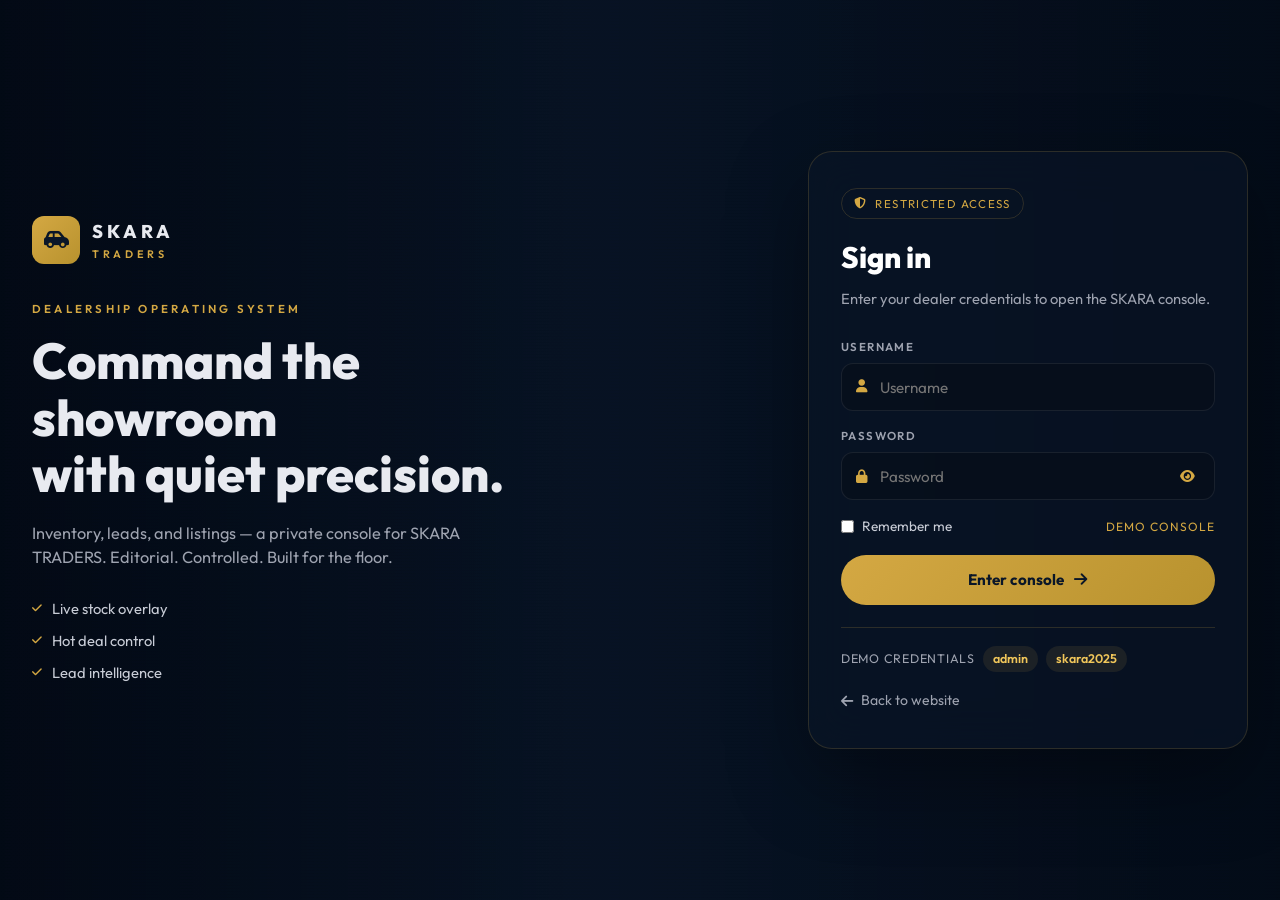
<file: admin-login.html>
<!DOCTYPE html>
<html lang="en">
<head>
    <meta charset="UTF-8">
    <meta name="viewport" content="width=device-width, initial-scale=1.0">
    <meta name="description" content="SKARA TRADERS Dealership OS — secure admin access">
    <title>Admin Login | SKARA TRADERS</title>
    <link rel="preconnect" href="https://fonts.googleapis.com">
    <link href="https://fonts.googleapis.com/css2?family=Outfit:wght@300;400;500;600;700;800;900&display=swap" rel="stylesheet">
    <link rel="stylesheet" href="https://cdnjs.cloudflare.com/ajax/libs/font-awesome/6.5.1/css/all.min.css">
    <link rel="stylesheet" href="admin.css">
</head>
<body class="login-body">
    <div class="login-atmosphere" aria-hidden="true"></div>
    <div class="login-grain" aria-hidden="true"></div>

    <div class="login-shell">
        <aside class="login-brand">
            <a href="index.html" class="login-wordmark">
                <span class="login-mark"><i class="fas fa-car-side"></i></span>
                <span>
                    <strong>SKARA</strong>
                    <em>TRADERS</em>
                </span>
            </a>
            <p class="login-kicker">Dealership Operating System</p>
            <h1>Command the showroom<br>with quiet precision.</h1>
            <p class="login-copy">Inventory, leads, and listings — a private console for SKARA TRADERS. Editorial. Controlled. Built for the floor.</p>
            <ul class="login-points">
                <li><i class="fas fa-check"></i> Live stock overlay</li>
                <li><i class="fas fa-check"></i> Hot deal control</li>
                <li><i class="fas fa-check"></i> Lead intelligence</li>
            </ul>
        </aside>

        <main class="login-main">
            <form class="login-card" id="adminLoginForm" autocomplete="on">
                <div class="login-card-head">
                    <span class="login-chip"><i class="fas fa-shield-halved"></i> Restricted access</span>
                    <h2>Sign in</h2>
                    <p>Enter your dealer credentials to open the SKARA console.</p>
                </div>

                <label class="login-field">
                    <span>Username</span>
                    <div class="login-input">
                        <i class="fas fa-user"></i>
                        <input type="text" id="adminUser" name="username" placeholder="Username" required>
                    </div>
                </label>

                <label class="login-field">
                    <span>Password</span>
                    <div class="login-input">
                        <i class="fas fa-lock"></i>
                        <input type="password" id="adminPass" name="password" placeholder="Password" required>
                        <button type="button" class="login-eye" id="togglePass" aria-label="Show password"><i class="fas fa-eye"></i></button>
                    </div>
                </label>

                <div class="login-row">
                    <label class="login-remember">
                        <input type="checkbox" id="adminRemember">
                        <span>Remember me</span>
                    </label>
                    <span class="login-hint-inline">Demo console</span>
                </div>

                <p class="login-error" id="loginError" hidden>Those credentials don’t match this showroom.</p>

                <button type="submit" class="login-cta" id="loginSubmit">
                    <span>Enter console</span>
                    <i class="fas fa-arrow-right"></i>
                </button>

                <div class="login-demo">
                    <span>Demo credentials</span>
                    <code>admin</code>
                    <code>skara2025</code>
                </div>

                <a href="index.html" class="login-back"><i class="fas fa-arrow-left"></i> Back to website</a>
            </form>
        </main>
    </div>

    <script src="admin.js"></script>
</body>
</html>
</file>
<file: admin.css>
/* ============================================
   SKARA TRADERS — Dealership OS
   Admin login + console
   ============================================ */

:root {
    --navy: #0a1628;
    --navy-light: #111d35;
    --navy-mid: #162040;
    --gold: #d4a843;
    --gold-light: #f0c65a;
    --gold-dark: #b8922e;
    --white: #ffffff;
    --gray-200: #c8ccd6;
    --gray-300: #9ea3b0;
    --gray-600: #4a5068;
    --accent-red: #e74c3c;
    --accent-green: #2ecc71;
    --font: 'Outfit', sans-serif;
    --sidebar: 260px;
    --hairline: rgba(212, 168, 67, 0.18);
    --glass: rgba(17, 29, 53, 0.72);
}

*, *::before, *::after { box-sizing: border-box; margin: 0; padding: 0; }
html, body { min-height: 100%; }
body {
    font-family: var(--font);
    color: var(--white);
    background: var(--navy);
    line-height: 1.5;
}
button, input, select, textarea { font-family: inherit; }
a { color: inherit; text-decoration: none; }
img { max-width: 100%; display: block; }
button { border: none; cursor: pointer; background: none; color: inherit; }

/* ---------- Login ---------- */
.login-body {
    min-height: 100vh;
    overflow: hidden;
    position: relative;
}
.login-atmosphere {
    position: fixed;
    inset: 0;
    background:
        linear-gradient(90deg, rgba(7, 14, 26, 0.92) 0%, rgba(10, 22, 40, 0.55) 48%, rgba(7, 14, 26, 0.78) 100%),
        url('https://images.pexels.com/photos/17632052/pexels-photo-17632052.jpeg?auto=compress&cs=tinysrgb&fit=crop&h=900&w=1600') center/cover no-repeat;
    transform: scale(1.04);
    filter: saturate(0.85) contrast(1.05);
}
.login-grain {
    position: fixed;
    inset: 0;
    pointer-events: none;
    opacity: 0.07;
    background-image: repeating-linear-gradient(0deg, transparent, transparent 2px, #000 3px);
}
.login-shell {
    position: relative;
    z-index: 2;
    min-height: 100vh;
    display: grid;
    grid-template-columns: 1.05fr 0.95fr;
    max-width: 1280px;
    margin: 0 auto;
    padding: 40px 32px;
    align-items: center;
    gap: 48px;
}
.login-brand { color: #e8eaf0; max-width: 520px; }
.login-wordmark {
    display: inline-flex;
    align-items: center;
    gap: 12px;
    margin-bottom: 36px;
}
.login-mark,
.admin-brand-mark {
    width: 48px; height: 48px;
    border-radius: 12px;
    display: grid; place-items: center;
    background: linear-gradient(135deg, var(--gold), var(--gold-dark));
    color: var(--navy);
    font-size: 1.25rem;
}
.login-wordmark strong, .admin-brand strong {
    display: block;
    letter-spacing: 0.22em;
    font-size: 1.15rem;
    font-weight: 800;
}
.login-wordmark em, .admin-brand em {
    display: block;
    font-style: normal;
    font-size: 0.68rem;
    letter-spacing: 0.34em;
    color: var(--gold);
    font-weight: 600;
}
.login-kicker {
    font-size: 0.72rem;
    letter-spacing: 0.28em;
    text-transform: uppercase;
    color: var(--gold);
    font-weight: 600;
    margin-bottom: 16px;
}
.login-brand h1 {
    font-size: clamp(2rem, 4vw, 3.15rem);
    font-weight: 800;
    line-height: 1.12;
    margin-bottom: 18px;
}
.login-copy {
    color: var(--gray-300);
    font-size: 1.02rem;
    max-width: 440px;
    margin-bottom: 28px;
}
.login-points { list-style: none; display: grid; gap: 10px; }
.login-points li {
    display: flex; align-items: center; gap: 10px;
    color: var(--gray-200);
    font-size: 0.92rem;
}
.login-points i { color: var(--gold); font-size: 0.7rem; }

.login-main { display: flex; justify-content: flex-end; }
.login-card {
    width: min(440px, 100%);
    padding: 36px 32px;
    border-radius: 24px;
    background: rgba(10, 22, 40, 0.62);
    border: 1px solid var(--hairline);
    backdrop-filter: blur(22px);
    -webkit-backdrop-filter: blur(22px);
    box-shadow: 0 30px 80px rgba(0,0,0,0.35);
}
.login-card.is-shake { animation: skara-shake 0.45s ease; }
@keyframes skara-shake {
    0%, 100% { transform: translateX(0); }
    20%, 60% { transform: translateX(-8px); }
    40%, 80% { transform: translateX(8px); }
}
.login-card-head { margin-bottom: 28px; }
.login-chip {
    display: inline-flex;
    align-items: center;
    gap: 8px;
    font-size: 0.72rem;
    letter-spacing: 0.12em;
    text-transform: uppercase;
    color: var(--gold);
    border: 1px solid var(--hairline);
    padding: 6px 12px;
    border-radius: 999px;
    margin-bottom: 16px;
}
.login-card-head h2, .placeholder-panel h2, .settings-panel h2 {
    font-size: 1.85rem;
    font-weight: 800;
    margin-bottom: 8px;
}
.login-card-head p, .placeholder-panel > p:not(.login-chip) {
    color: var(--gray-300);
    font-size: 0.92rem;
}
.login-field { display: grid; gap: 8px; margin-bottom: 16px; }
.login-field > span {
    font-size: 0.72rem;
    letter-spacing: 0.12em;
    text-transform: uppercase;
    color: var(--gray-300);
    font-weight: 600;
}
.login-input {
    display: flex;
    align-items: center;
    gap: 10px;
    background: rgba(7, 14, 26, 0.65);
    border: 1px solid rgba(255,255,255,0.08);
    border-radius: 12px;
    padding: 0 14px;
    min-height: 48px;
    transition: border-color 0.2s ease;
}
.login-input:focus-within { border-color: var(--gold); }
.login-input i { color: var(--gold); font-size: 0.82rem; width: 14px; }
.login-input input, .login-input select {
    flex: 1;
    background: none;
    border: none;
    outline: none;
    color: var(--white);
    font-size: 0.95rem;
    min-height: 46px;
}
.login-input select option { background: var(--navy); }
.login-eye {
    color: var(--gray-300);
    padding: 6px;
}
.login-eye:hover { color: var(--gold); }
.login-row {
    display: flex;
    justify-content: space-between;
    align-items: center;
    margin: 6px 0 18px;
    font-size: 0.85rem;
}
.login-remember { display: flex; align-items: center; gap: 8px; color: var(--gray-200); cursor: pointer; }
.login-remember input { accent-color: var(--gold); }
.login-hint-inline { color: var(--gold); font-size: 0.75rem; letter-spacing: 0.08em; text-transform: uppercase; }
.login-error {
    color: #ffb4ae;
    background: rgba(231, 76, 60, 0.12);
    border: 1px solid rgba(231, 76, 60, 0.3);
    border-radius: 10px;
    padding: 10px 12px;
    font-size: 0.85rem;
    margin-bottom: 14px;
}
.login-cta, .admin-gold-btn {
    width: 100%;
    display: inline-flex;
    align-items: center;
    justify-content: center;
    gap: 10px;
    min-height: 50px;
    border-radius: 999px;
    background: linear-gradient(135deg, var(--gold), var(--gold-dark));
    color: var(--navy);
    font-weight: 700;
    font-size: 0.95rem;
    transition: transform 0.2s ease, box-shadow 0.2s ease;
}
.login-cta:hover, .admin-gold-btn:hover {
    transform: translateY(-1px);
    box-shadow: 0 10px 28px rgba(212, 168, 67, 0.28);
}
.admin-gold-btn { width: auto; padding: 0 20px; font-size: 0.85rem; }
.login-demo {
    margin-top: 22px;
    padding-top: 18px;
    border-top: 1px solid var(--hairline);
    display: flex;
    flex-wrap: wrap;
    align-items: center;
    gap: 8px;
    color: var(--gray-300);
    font-size: 0.78rem;
    letter-spacing: 0.06em;
    text-transform: uppercase;
}
.login-demo code {
    background: rgba(212, 168, 67, 0.1);
    color: var(--gold-light);
    padding: 4px 10px;
    border-radius: 999px;
    letter-spacing: 0;
    text-transform: none;
    font-family: var(--font);
    font-weight: 600;
}
.login-back {
    display: inline-flex;
    align-items: center;
    gap: 8px;
    margin-top: 18px;
    color: var(--gray-300);
    font-size: 0.88rem;
}
.login-back:hover { color: var(--gold); }

/* ---------- Console layout ---------- */
.admin-body {
    display: flex;
    min-height: 100vh;
    background:
        radial-gradient(1200px 500px at 80% -10%, rgba(212, 168, 67, 0.08), transparent 50%),
        #070e1a;
}
.admin-sidebar {
    position: fixed;
    inset: 0 auto 0 0;
    width: var(--sidebar);
    background: linear-gradient(180deg, #0c1a30 0%, #08101c 100%);
    border-right: 1px solid var(--hairline);
    display: flex;
    flex-direction: column;
    z-index: 40;
    padding: 22px 14px;
}
.admin-brand {
    display: flex;
    align-items: center;
    gap: 12px;
    padding: 6px 8px 22px;
    border-bottom: 1px solid var(--hairline);
    margin-bottom: 18px;
}
.admin-nav { display: grid; gap: 4px; flex: 1; }
.admin-nav-label, .admin-eyebrow, .panel-head p, .vehicle-drawer header p {
    font-size: 0.68rem;
    letter-spacing: 0.2em;
    text-transform: uppercase;
    color: var(--gold);
    font-weight: 600;
    padding: 0 10px 8px;
}
.admin-nav-item {
    display: flex;
    align-items: center;
    gap: 12px;
    text-align: left;
    padding: 11px 12px;
    border-radius: 12px;
    color: var(--gray-200);
    font-size: 0.92rem;
    font-weight: 500;
    border-left: 2px solid transparent;
    width: 100%;
}
.admin-nav-item i { width: 16px; color: var(--gold); font-size: 0.85rem; }
.admin-nav-item:hover { background: rgba(255,255,255,0.04); color: #fff; }
.admin-nav-item.is-active {
    background: rgba(212, 168, 67, 0.1);
    color: #fff;
    border-left-color: var(--gold);
}
.admin-nav-item.danger { color: #ffb4ae; }
.admin-nav-item.danger i { color: #ffb4ae; }
.admin-nav-foot {
    display: grid;
    gap: 4px;
    padding-top: 12px;
    border-top: 1px solid var(--hairline);
}

.admin-shell {
    margin-left: var(--sidebar);
    flex: 1;
    min-width: 0;
}
.admin-topbar {
    position: sticky;
    top: 0;
    z-index: 20;
    display: flex;
    align-items: center;
    gap: 18px;
    padding: 18px 28px;
    background: rgba(7, 14, 26, 0.82);
    backdrop-filter: blur(16px);
    border-bottom: 1px solid var(--hairline);
}
.admin-topbar h1 { font-size: 1.35rem; font-weight: 800; line-height: 1.2; }
.admin-top-actions {
    margin-left: auto;
    display: flex;
    align-items: center;
    gap: 12px;
}
.admin-search {
    display: flex;
    align-items: center;
    gap: 8px;
    background: rgba(255,255,255,0.04);
    border: 1px solid rgba(255,255,255,0.08);
    border-radius: 999px;
    padding: 0 14px;
    min-width: 240px;
    height: 42px;
    color: var(--gray-300);
}
.admin-search input {
    background: none; border: none; outline: none;
    color: #fff; width: 100%; font-size: 0.88rem;
}
.admin-icon-btn {
    width: 42px; height: 42px;
    border-radius: 12px;
    border: 1px solid rgba(255,255,255,0.08);
    background: rgba(255,255,255,0.04);
    position: relative;
}
.admin-icon-btn:hover { border-color: var(--gold); }
.admin-dot {
    position: absolute;
    top: 8px; right: 8px;
    min-width: 16px; height: 16px;
    border-radius: 99px;
    background: var(--gold);
    color: var(--navy);
    font-size: 0.62rem;
    font-weight: 800;
    display: grid; place-items: center;
    padding: 0 4px;
}
.admin-bell-wrap { position: relative; }
.admin-bell-panel {
    position: absolute;
    right: 0; top: calc(100% + 10px);
    width: 280px;
    background: #111d35;
    border: 1px solid var(--hairline);
    border-radius: 16px;
    padding: 14px;
    box-shadow: 0 20px 50px rgba(0,0,0,0.4);
}
.admin-bell-panel p {
    font-size: 0.72rem;
    letter-spacing: 0.16em;
    text-transform: uppercase;
    color: var(--gold);
    margin-bottom: 10px;
}
.admin-bell-panel a {
    display: block;
    padding: 10px 0;
    border-top: 1px solid rgba(255,255,255,0.06);
}
.admin-bell-panel strong { display: block; font-size: 0.88rem; }
.admin-bell-panel span { color: var(--gray-300); font-size: 0.75rem; }
.admin-avatar {
    display: flex;
    align-items: center;
    gap: 10px;
    padding: 4px 8px 4px 4px;
    border: 1px solid var(--hairline);
    border-radius: 999px;
}
.admin-avatar span {
    width: 36px; height: 36px;
    border-radius: 50%;
    display: grid; place-items: center;
    background: linear-gradient(135deg, var(--gold), var(--gold-dark));
    color: var(--navy);
    font-weight: 800;
    font-size: 0.75rem;
}
.admin-avatar strong { display: block; font-size: 0.82rem; }
.admin-avatar em { font-style: normal; font-size: 0.7rem; color: var(--gray-300); }
.admin-menu-btn { display: none; width: 42px; height: 42px; border-radius: 12px; border: 1px solid var(--hairline); }

.admin-main { padding: 28px; }
.admin-view[hidden] { display: none !important; }

.kpi-grid {
    display: grid;
    grid-template-columns: repeat(4, 1fr);
    gap: 16px;
    margin-bottom: 22px;
}
.kpi-card {
    background: var(--glass);
    border: 1px solid var(--hairline);
    border-radius: 18px;
    padding: 20px;
    position: relative;
    overflow: hidden;
}
.kpi-card::before {
    content: '';
    position: absolute;
    left: 20px; right: 20px; top: 0;
    height: 1px;
    background: linear-gradient(90deg, transparent, var(--gold), transparent);
}
.kpi-top {
    display: flex;
    justify-content: space-between;
    color: var(--gray-300);
    font-size: 0.78rem;
    letter-spacing: 0.08em;
    text-transform: uppercase;
    margin-bottom: 10px;
}
.kpi-top i { color: var(--gold); }
.kpi-card strong {
    display: block;
    font-size: 1.85rem;
    font-weight: 800;
    margin-bottom: 12px;
}
.kpi-card em { font-style: normal; color: var(--gray-300); font-size: 0.75rem; }
.kpi-spark { display: flex; align-items: flex-end; gap: 4px; height: 28px; margin-bottom: 10px; }
.kpi-spark i {
    display: block;
    flex: 1;
    background: rgba(255,255,255,0.12);
    border-radius: 3px 3px 0 0;
}
.kpi-spark i:nth-child(1) { height: 35%; }
.kpi-spark i:nth-child(2) { height: 55%; }
.kpi-spark i:nth-child(3) { height: 42%; }
.kpi-spark i:nth-child(4) { height: 78%; }
.kpi-spark i:nth-child(5) { height: 60%; }
.kpi-spark i:nth-child(6) { height: 88%; }
.kpi-spark i:nth-child(7) { height: 70%; }
.kpi-spark.gold i { background: linear-gradient(180deg, var(--gold-light), var(--gold-dark)); }

.dash-split { display: grid; grid-template-columns: 1.1fr 0.9fr; gap: 16px; }
.glass-panel {
    background: var(--glass);
    border: 1px solid var(--hairline);
    border-radius: 20px;
    padding: 22px;
}
.panel-head, .vehicles-head {
    display: flex;
    justify-content: space-between;
    align-items: flex-end;
    gap: 16px;
    margin-bottom: 18px;
}
.panel-head h2, .vehicles-head h2 { font-size: 1.2rem; font-weight: 800; }
.mix-list, .activity-list { list-style: none; display: grid; gap: 12px; }
.mix-list li, .activity-list li {
    display: flex;
    justify-content: space-between;
    align-items: center;
    padding: 12px 0;
    border-bottom: 1px solid rgba(255,255,255,0.06);
    font-size: 0.92rem;
}
.mix-bar {
    height: 4px;
    background: rgba(255,255,255,0.08);
    border-radius: 99px;
    width: 120px;
    overflow: hidden;
}
.mix-bar span {
    display: block;
    height: 100%;
    background: linear-gradient(90deg, var(--gold), var(--gold-light));
}
.activity-list li { justify-content: flex-start; gap: 12px; }
.activity-list span {
    width: 8px; height: 8px;
    border-radius: 50%;
    background: var(--gold);
    box-shadow: 0 0 0 4px rgba(212,168,67,0.15);
    flex-shrink: 0;
}
.activity-list strong { display: block; font-size: 0.9rem; }
.activity-list em { font-style: normal; color: var(--gray-300); font-size: 0.78rem; }

.table-scroll { overflow-x: auto; }
.admin-table {
    width: 100%;
    border-collapse: collapse;
    font-size: 0.9rem;
}
.admin-table th {
    text-align: left;
    font-size: 0.68rem;
    letter-spacing: 0.14em;
    text-transform: uppercase;
    color: var(--gray-300);
    padding: 0 12px 12px;
    border-bottom: 1px solid var(--hairline);
    font-weight: 600;
}
.admin-table td {
    padding: 14px 12px;
    border-bottom: 1px solid rgba(255,255,255,0.05);
    vertical-align: middle;
}
.admin-table tbody tr:hover { background: rgba(212, 168, 67, 0.05); }
.veh-photo {
    width: 64px; height: 44px;
    border-radius: 8px;
    object-fit: cover;
    background: #0a1628;
}
.row-actions { display: flex; gap: 8px; }
.row-btn {
    height: 34px;
    padding: 0 12px;
    border-radius: 8px;
    font-size: 0.78rem;
    font-weight: 600;
    border: 1px solid var(--hairline);
    color: var(--gold-light);
}
.row-btn:hover { background: rgba(212,168,67,0.12); }
.row-btn.delete { color: #ffb4ae; border-color: rgba(231,76,60,0.35); }
.status-pill {
    display: inline-flex;
    padding: 4px 10px;
    border-radius: 999px;
    font-size: 0.72rem;
    font-weight: 700;
    letter-spacing: 0.04em;
    text-transform: uppercase;
}
.status-pill.new { background: rgba(46,204,113,0.15); color: #7dffb5; }
.status-pill.used { background: rgba(212,168,67,0.15); color: var(--gold-light); }
.status-pill.reco { background: rgba(255,255,255,0.08); color: var(--gray-200); }
.status-pill.live { background: rgba(46,204,113,0.15); color: #7dffb5; }
.status-pill.ending { background: rgba(231,76,60,0.15); color: #ffb4ae; }
.status-pill.in-stock { background: rgba(46,204,113,0.15); color: #7dffb5; }
.status-pill.low { background: rgba(212,168,67,0.15); color: var(--gold-light); }
.status-pill.backordered { background: rgba(231,76,60,0.15); color: #ffb4ae; }
.promo-prices { display: grid; gap: 2px; font-size: 0.82rem; }
.promo-prices .old { color: var(--gray-300); text-decoration: line-through; }
.promo-prices .new { color: var(--gold-light); font-weight: 700; }
.cat-pill {
    display: inline-flex;
    padding: 4px 10px;
    border-radius: 999px;
    font-size: 0.72rem;
    font-weight: 700;
    letter-spacing: 0.04em;
    text-transform: capitalize;
    background: rgba(255,255,255,0.06);
    color: var(--gray-200);
}

.empty-state {
    text-align: center;
    padding: 56px 20px;
    color: var(--gray-300);
}
.empty-state i { font-size: 1.6rem; color: var(--gold); margin-bottom: 12px; }
.empty-state h3 { color: #fff; margin-bottom: 6px; }

.placeholder-cards {
    display: grid;
    grid-template-columns: repeat(3, 1fr);
    gap: 12px;
    margin-top: 22px;
}
.placeholder-cards div {
    border: 1px solid var(--hairline);
    border-radius: 14px;
    padding: 16px;
    background: rgba(7,14,26,0.4);
}
.placeholder-cards strong { display: block; margin-bottom: 4px; }
.placeholder-cards span { color: var(--gray-300); font-size: 0.82rem; }
.settings-note { color: var(--gray-300); font-size: 0.88rem; margin-top: 8px; }
.settings-panel .login-input { background: rgba(7,14,26,0.5); }

/* Drawer */
.drawer-root {
    position: fixed;
    inset: 0;
    z-index: 60;
}
.drawer-root[hidden] { display: none; }
.drawer-backdrop {
    position: absolute;
    inset: 0;
    background: rgba(4, 8, 16, 0.62);
}
.vehicle-drawer {
    position: absolute;
    top: 0; right: 0; bottom: 0;
    width: min(460px, 100%);
    background: #0d182c;
    border-left: 1px solid var(--hairline);
    padding: 24px;
    overflow-y: auto;
    transform: translateX(24px);
    opacity: 0;
    transition: 0.28s ease;
}
.drawer-root.is-on .vehicle-drawer { transform: none; opacity: 1; }
.vehicle-drawer header {
    display: flex;
    justify-content: space-between;
    align-items: flex-start;
    margin-bottom: 22px;
}
.vehicle-drawer h2 { font-size: 1.3rem; font-weight: 800; }
.form-two { display: grid; grid-template-columns: 1fr 1fr; gap: 12px; }
.vehicle-drawer textarea {
    width: 100%;
    min-height: 120px;
    border-radius: 12px;
    border: 1px solid rgba(255,255,255,0.08);
    background: rgba(7, 14, 26, 0.65);
    color: #fff;
    padding: 12px 14px;
    resize: vertical;
    outline: none;
}
.vehicle-drawer textarea:focus { border-color: var(--gold); }
.drawer-actions {
    display: flex;
    justify-content: flex-end;
    gap: 10px;
    margin-top: 8px;
}

/* Shared dialogs (admin pages) */
.skara-modal-root {
    position: fixed;
    inset: 0;
    z-index: 80;
    display: grid;
    place-items: center;
    padding: 20px;
}
.skara-modal-root[hidden] { display: none; }
.skara-modal-backdrop {
    position: absolute;
    inset: 0;
    background: rgba(4, 8, 16, 0.7);
}
.skara-confirm-card {
    position: relative;
    width: min(400px, 100%);
    background: #111d35;
    border: 1px solid var(--hairline);
    border-radius: 20px;
    padding: 28px 24px 22px;
    text-align: center;
    box-shadow: 0 24px 70px rgba(0,0,0,0.45);
}
.skara-confirm-icon {
    width: 48px; height: 48px;
    margin: 0 auto 14px;
    border-radius: 14px;
    display: grid; place-items: center;
    background: rgba(231,76,60,0.12);
    color: #ffb4ae;
}
.skara-confirm-card h3 { font-size: 1.15rem; margin-bottom: 8px; }
.skara-confirm-card p { color: var(--gray-300); font-size: 0.9rem; margin-bottom: 20px; }
.skara-confirm-actions { display: flex; gap: 10px; justify-content: center; }
.skara-btn-ghost, .skara-btn-danger, .skara-btn-gold {
    min-height: 42px;
    padding: 0 18px;
    border-radius: 999px;
    font-weight: 700;
    font-size: 0.85rem;
}
.skara-btn-ghost {
    border: 1px solid rgba(255,255,255,0.14);
    color: #fff;
    background: transparent;
}
.skara-btn-danger { background: #e74c3c; color: #fff; }
.skara-btn-gold { background: var(--gold); color: var(--navy); }
.skara-toast {
    position: fixed;
    bottom: 24px;
    right: 24px;
    z-index: 90;
    background: #111d35;
    border: 1px solid var(--hairline);
    color: #fff;
    padding: 12px 16px;
    border-radius: 12px;
    font-size: 0.88rem;
    box-shadow: 0 12px 40px rgba(0,0,0,0.35);
}
.skara-toast[hidden] { display: none; }

.admin-backdrop {
    position: fixed;
    inset: 0;
    background: rgba(4,8,16,0.55);
    z-index: 30;
}
.admin-backdrop[hidden] { display: none; }

@media (max-width: 1100px) {
    .kpi-grid, .placeholder-cards { grid-template-columns: 1fr 1fr; }
    .dash-split { grid-template-columns: 1fr; }
    .admin-search { min-width: 160px; }
}
@media (max-width: 860px) {
    .login-shell { grid-template-columns: 1fr; padding: 28px 18px 48px; }
    .login-brand { display: none; }
    .login-main { justify-content: center; }
    .admin-sidebar {
        transform: translateX(-110%);
        transition: transform 0.28s ease;
    }
    .admin-sidebar.is-open { transform: none; }
    .admin-shell { margin-left: 0; }
    .admin-menu-btn { display: grid; place-items: center; }
    .admin-avatar em, .admin-avatar strong { display: none; }
    .kpi-grid, .placeholder-cards, .form-two { grid-template-columns: 1fr; }
    .admin-main { padding: 18px 14px 40px; }
    .admin-topbar { padding: 14px; }
}
</file>
